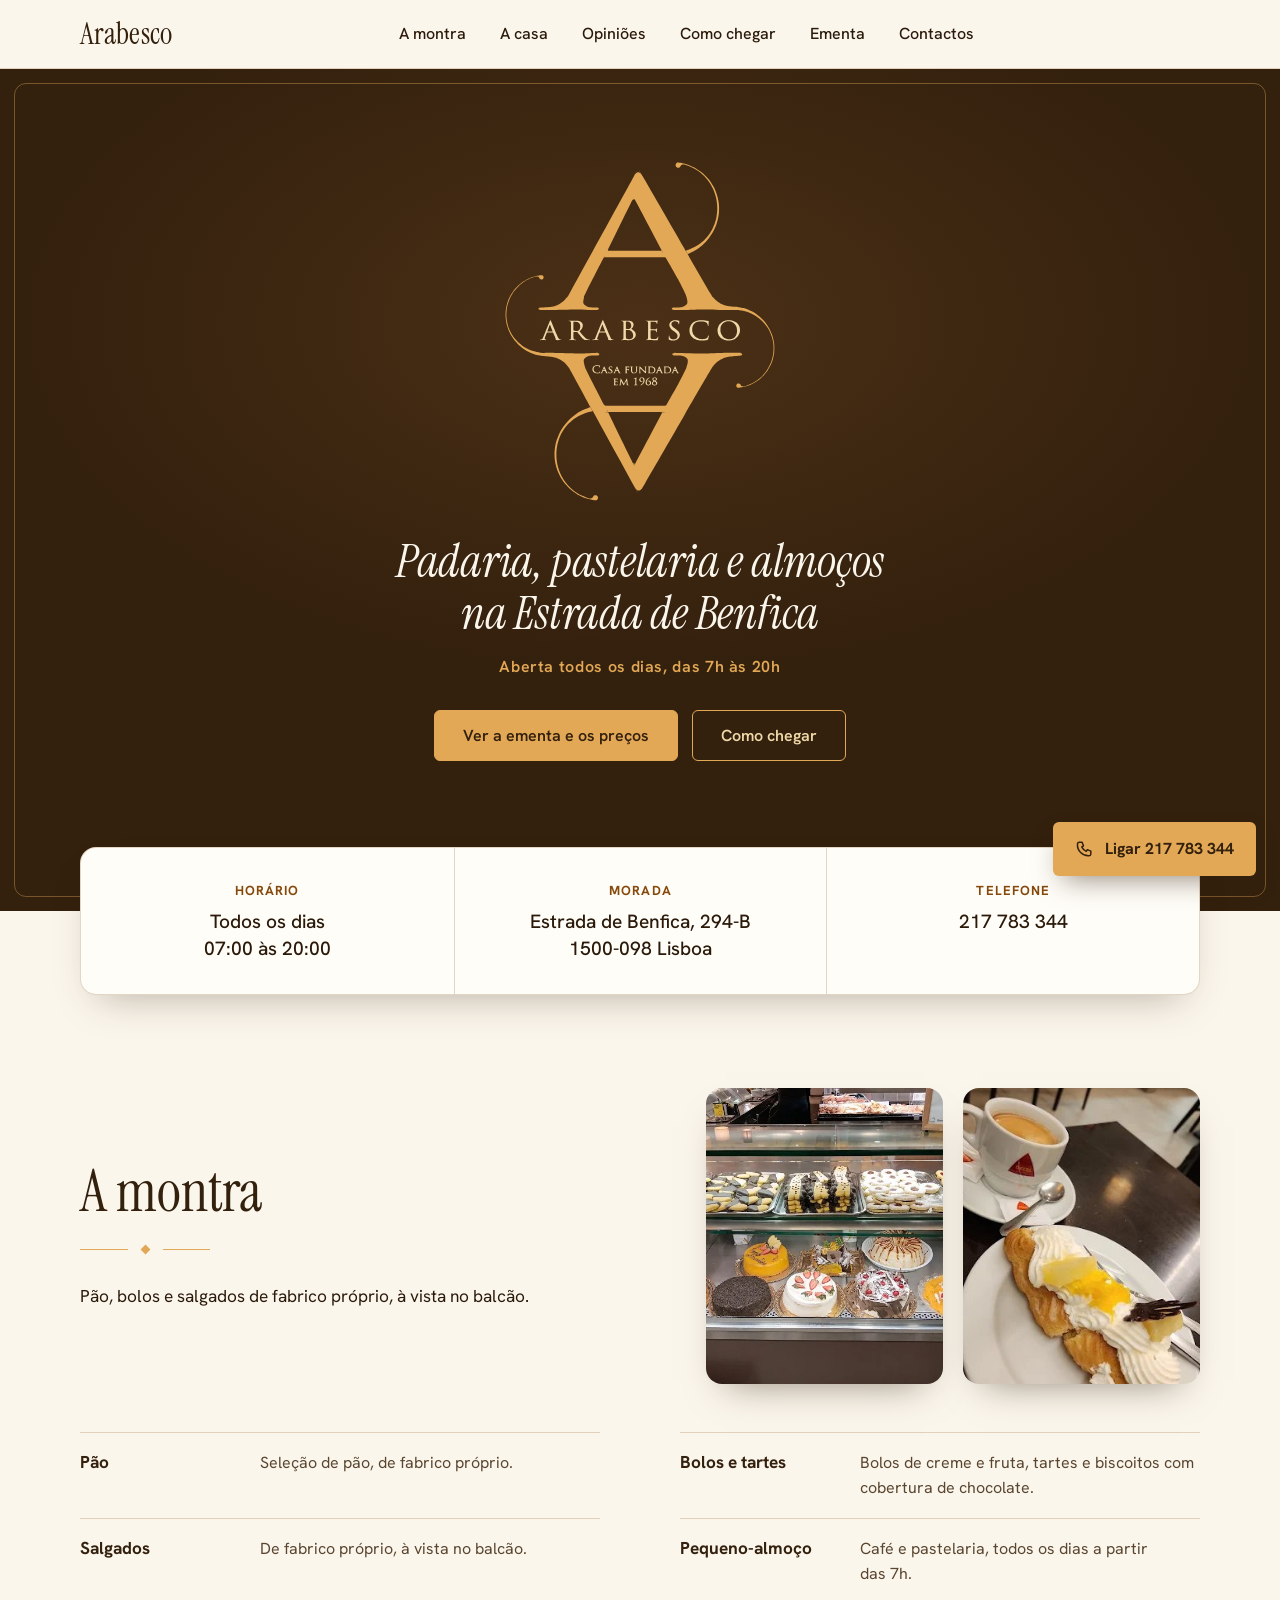
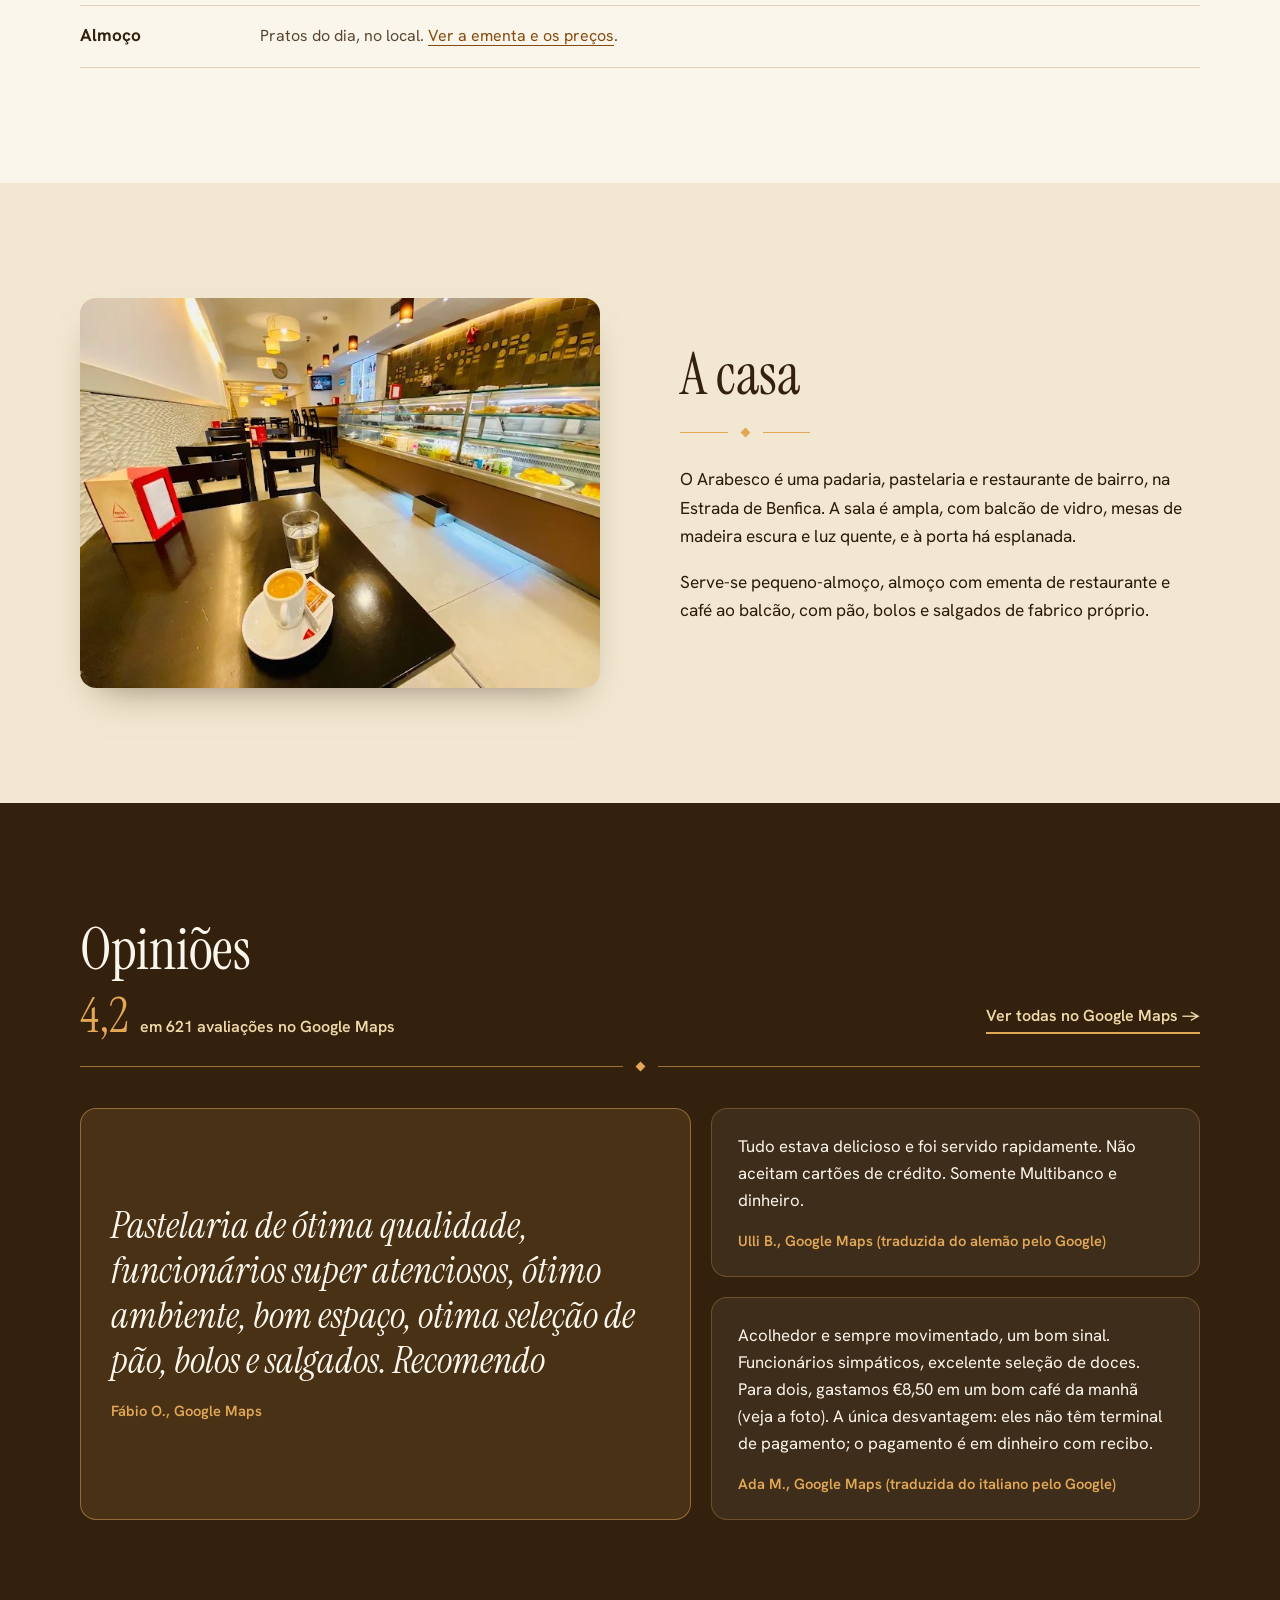
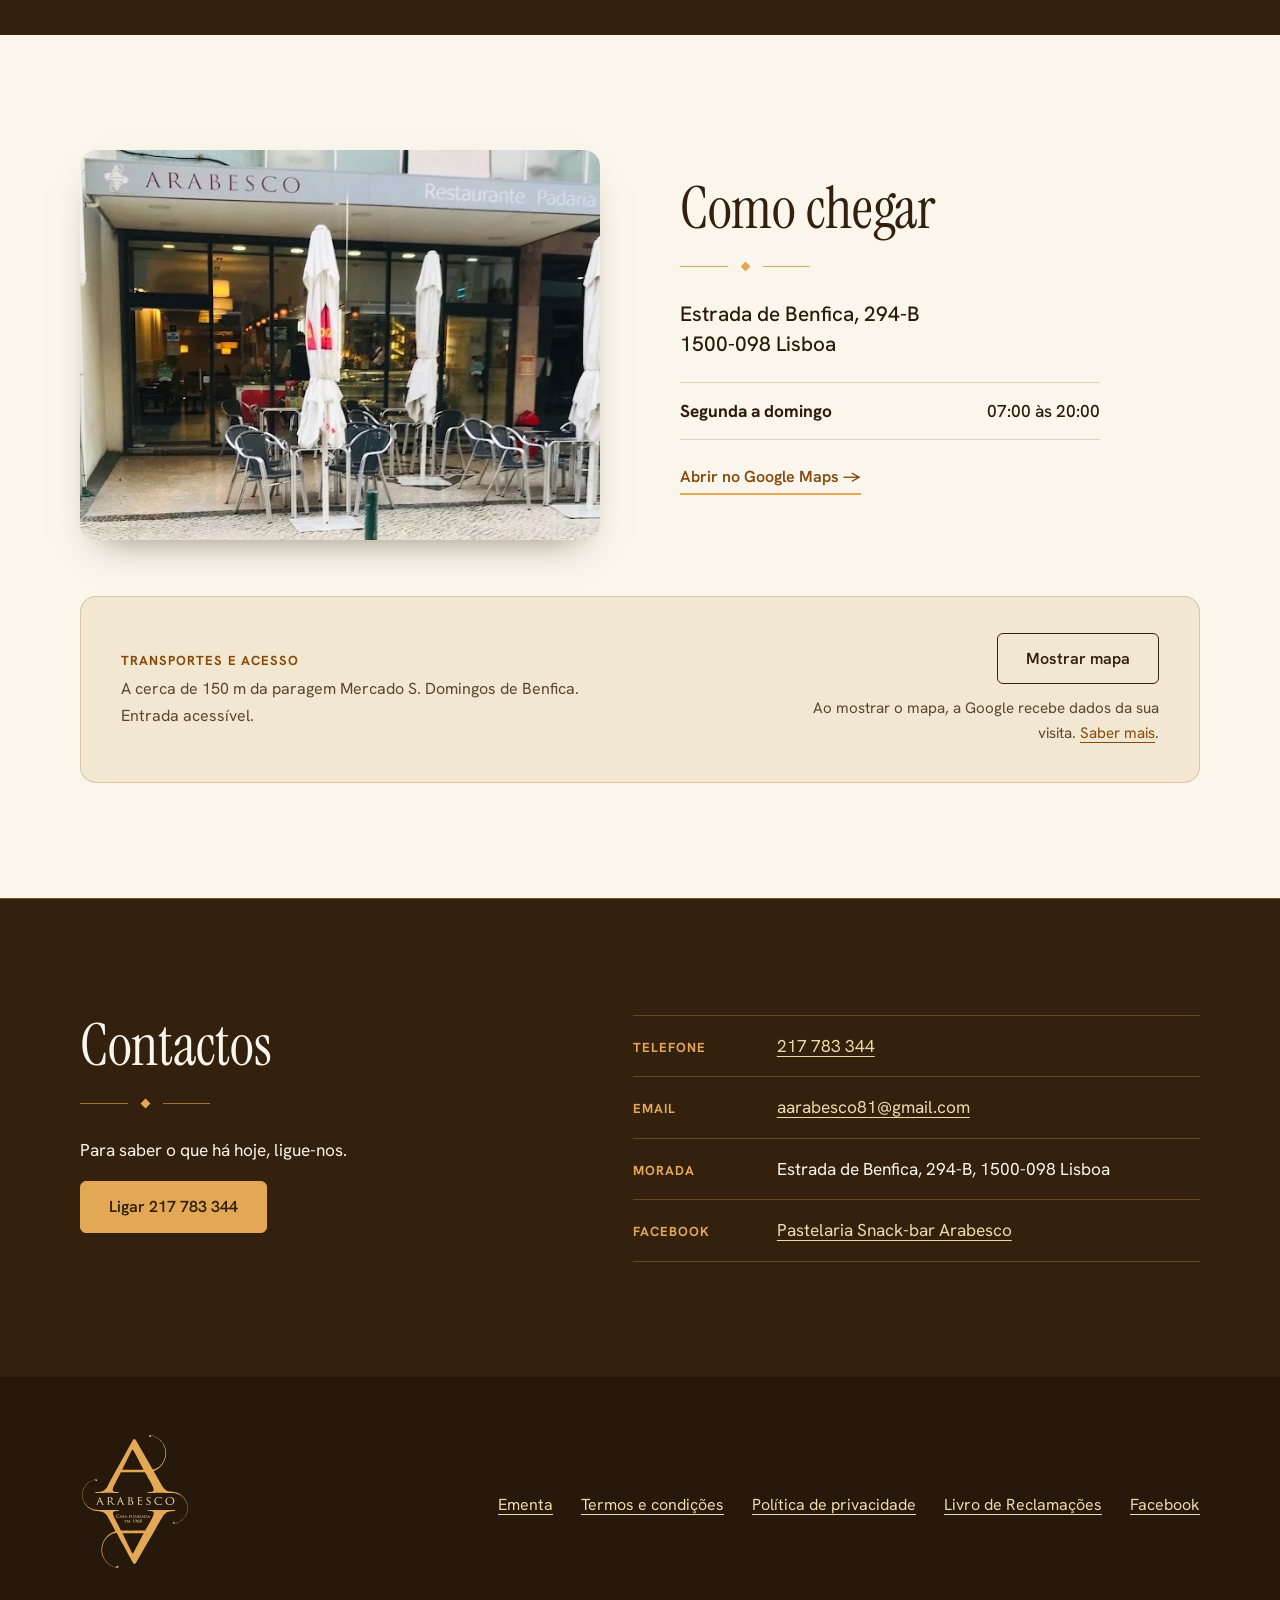
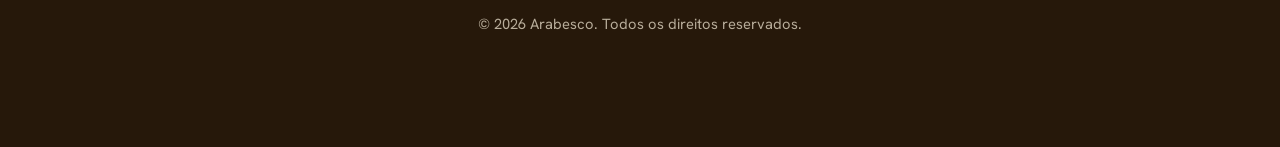
<file: index.html>
<!DOCTYPE html>
<html lang="pt-PT">
<head>
  <meta charset="utf-8">
  <meta name="viewport" content="width=device-width, initial-scale=1">

  <!-- ============================================================
       COMO EDITAR ESTE FICHEIRO
       - Cada secção tem um comentário "EDITAR" a dizer o que se pode mudar.
       - Textos, horário, morada e contactos estão em texto simples, dentro das etiquetas.
       - A ementa e os preços NÃO estão aqui: estão em ementa-dados.js.
       - O que ainda falta confirmar está em PENDENTES.md (na raiz da pasta).
       - Se o horário mudar, mudar em: a faixa por baixo do hero, "Como chegar", o JSON-LD aqui em baixo
         e as duas descrições (meta description e og:description).
       ============================================================ -->

  <title>Arabesco | Padaria, pastelaria e restaurante em São Domingos de Benfica, Lisboa</title>
  <meta name="description" content="Arabesco, padaria, pastelaria e restaurante na Estrada de Benfica, em Lisboa. Pão, bolos e salgados de fabrico próprio, pequeno-almoço e almoço. Aberto todos os dias, das&nbsp;7h às&nbsp;20h.">
  <meta name="theme-color" content="#33200D">

  <meta property="og:type" content="website">
  <meta property="og:title" content="Arabesco | Padaria, pastelaria e restaurante em São Domingos de Benfica, Lisboa">
  <meta property="og:description" content="Pão, bolos e salgados de fabrico próprio na Estrada de Benfica. Aberto todos os dias, das&nbsp;7h às&nbsp;20h.">
  <meta property="og:locale" content="pt_PT">

  <link rel="icon" href="assets/logo-fundo-claro.svg" type="image/svg+xml">
  <link rel="preload" href="assets/logo-fundo-escuro.svg" as="image" type="image/svg+xml">

  <!-- Tipografia (Google Fonts), Instrument Serif (títulos) e Hanken Grotesk (texto).
       Se mudares aqui, muda também --f-titulos e --f-texto no style.css. -->
  <link rel="preconnect" href="https://fonts.googleapis.com">
  <link rel="preconnect" href="https://fonts.gstatic.com" crossorigin>
  <link rel="stylesheet" href="https://fonts.googleapis.com/css2?family=Hanken+Grotesk:wght@400;500;600;700&family=Instrument+Serif:ital@0;1&display=swap">

  <link rel="stylesheet" href="style.css?v=3.1">

  <!-- Dados estruturados (Schema.org). EDITAR: acrescentar "image" e "url" quando o site estiver publicado
       (têm de ser endereços completos, com https://), e "foundingDate" se o cliente confirmar o ano de fundação. -->
  <script type="application/ld+json">
  {
    "@context": "https://schema.org",
    "@type": ["Bakery", "Restaurant"],
    "name": "Arabesco",
    "description": "Padaria, pastelaria e restaurante em São Domingos de Benfica, Lisboa",
    "servesCuisine": "Portuguesa",
    "telephone": "+351217783344",
    "email": "aarabesco81@gmail.com",
    "address": {
      "@type": "PostalAddress",
      "streetAddress": "Estrada de Benfica, 294-B",
      "postalCode": "1500-098",
      "addressLocality": "Lisboa",
      "addressCountry": "PT"
    },
    "geo": { "@type": "GeoCoordinates", "latitude": 38.7444523, "longitude": -9.1786337 },
    "openingHoursSpecification": [
      {
        "@type": "OpeningHoursSpecification",
        "dayOfWeek": ["Monday", "Tuesday", "Wednesday", "Thursday", "Friday", "Saturday", "Sunday"],
        "opens": "07:00",
        "closes": "20:00"
      }
    ],
    "hasMap": "https://www.google.com/maps/place/?q=place_id:ChIJz1XhhiUzGQ0R6vqVoAN8mZs",
    "sameAs": ["https://www.facebook.com/pastelariasnackbararabesco.arabesco"]
  }
  </script>
</head>

<body id="topo">
  <a class="saltar" href="#conteudo">Saltar para o conteúdo</a>

  <!-- ===================== CABEÇALHO =====================
       Em telemóvel mostra o nome e o botão de navegação. Em computador mostra a navegação.
       O "Ligar" é o botão fixo no fim da página (barra no telemóvel, botão no canto em computador). -->
  <header class="cabecalho">
    <div class="container cabecalho__linha">
      <a class="cabecalho__nome" href="#topo" aria-label="Arabesco, início">Arabesco</a>
      <nav class="nav" id="nav" aria-label="Principal">
        <a href="#montra">A montra</a>
        <a href="#casa">A casa</a>
        <a href="#opinioes">Opiniões</a>
        <a href="#chegar">Como chegar</a>
        <a href="menu.html">Ementa</a>
        <a href="#contactos">Contactos</a>
      </nav>
      <div class="cabecalho__acoes">
        <button class="nav-botao" type="button" aria-expanded="false" aria-controls="nav" aria-label="Abrir navegação">
          <span class="nav-botao__barras" aria-hidden="true"></span>
        </button>
      </div>
    </div>
  </header>

  <main id="conteudo">

    <!-- ===================== 1. HERO =====================
         O logótipo é o protagonista. A variante para fundo escuro está em assets/logo-fundo-escuro.svg.
         O botão principal leva à ementa (o que o visitante procura); o telefone está na barra fixa e na faixa abaixo. -->
    <section class="hero" aria-labelledby="hero-titulo">
      <div class="container">
        <img class="hero__logo" src="assets/logo-fundo-escuro.svg" alt="Arabesco, casa fundada em 1968" width="1190" height="1483" fetchpriority="high">
        <h1 id="hero-titulo">Padaria, pastelaria e almoços na Estrada de Benfica</h1>
        <p class="hero__sub">Aberta todos os dias, das&nbsp;7h às&nbsp;20h</p>
        <div class="hero__acoes">
          <a class="btn btn--ouro" href="menu.html">Ver a ementa e os preços</a>
          <a class="btn btn--contorno-claro" href="#chegar">Como chegar</a>
        </div>
      </div>
    </section>

    <!-- ===================== 2. FAIXA: HORÁRIO, MORADA, TELEFONE =====================
         É o que o visitante procura primeiro. EDITAR: horário, morada e telefone. -->
    <section class="faixa" aria-label="Horário, morada e telefone">
      <div class="container faixa__grelha">
        <div class="faixa__item">
          <p class="rotulo">Horário</p>
          <p class="faixa__valor">Todos os dias<br>07:00 às 20:00</p>
        </div>
        <div class="faixa__item">
          <p class="rotulo">Morada</p>
          <p class="faixa__valor">Estrada de Benfica, 294-B<br>1500-098 Lisboa</p>
        </div>
        <div class="faixa__item">
          <p class="rotulo">Telefone</p>
          <p class="faixa__valor"><a href="tel:+351217783344">217 783 344</a></p>
        </div>
      </div>
    </section>

    <!-- ===================== 3. A MONTRA =====================
         Em telemóvel: introdução, fotos, lista. Em computador: introdução e fotos lado a lado, lista por baixo. -->
    <section class="secao" id="montra" aria-labelledby="montra-titulo">
      <div class="container montra">
        <div class="montra__intro">
          <h2 id="montra-titulo" class="reveal">A montra</h2>
          <div class="orn orn--curto" aria-hidden="true"><span></span></div>
          <p>Pão, bolos e salgados de fabrico próprio, à vista no balcão.</p>
        </div>

        <div class="fotos-par">
          <figure class="foto foto--grande">
            <img src="assets/vitrina.jpg" alt="Montra do Arabesco com bolos decorados, tartes e biscoitos com cobertura de chocolate" width="510" height="510" loading="lazy" decoding="async">
          </figure>
          <figure class="foto foto--alta">
            <img src="assets/cafe-bolo.jpg" alt="Café servido numa chávena branca com um bolo de massa folhada, chantilly e manga" width="287" height="510" loading="lazy" decoding="async">
          </figure>
        </div>

        <!-- EDITAR: uma linha (<div><dt>...</dt><dd>...</dd></div>) por tipo de produto.
             Quando houver preços confirmados pelo cliente, acrescentar no <dd>. -->
        <dl class="linhas">
          <div>
            <dt>Pão</dt>
            <dd>Seleção de pão, de fabrico próprio.</dd>
          </div>
          <div>
            <dt>Bolos e tartes</dt>
            <dd>Bolos de creme e fruta, tartes e biscoitos com cobertura de chocolate.</dd>
          </div>
          <div>
            <dt>Salgados</dt>
            <dd>De fabrico próprio, à vista no balcão.</dd>
          </div>
          <div>
            <dt>Pequeno-almoço</dt>
            <dd>Café e pastelaria, todos os dias a partir das&nbsp;7h.</dd>
          </div>
          <div>
            <dt>Almoço</dt>
            <dd>Pratos do dia, no local. <a href="menu.html">Ver a ementa e os preços</a>.</dd>
          </div>
        </dl>
      </div>
    </section>

    <!-- ===================== 4. A CASA ===================== -->
    <section class="secao secao--tom" id="casa" aria-labelledby="casa-titulo">
      <div class="container duas-colunas duas-colunas--inversa">
        <figure class="foto foto--ampla">
          <img src="assets/interior.jpg" alt="Interior do Arabesco com mesas de madeira escura, candeeiros de luz quente e balcão de vidro com bolos" width="680" height="510" loading="lazy" decoding="async">
        </figure>
        <div class="texto">
          <h2 id="casa-titulo" class="reveal">A casa</h2>
          <div class="orn orn--curto" aria-hidden="true"><span></span></div>
          <p>O Arabesco é uma padaria, pastelaria e restaurante de bairro, na Estrada de Benfica. A sala é ampla, com balcão de vidro, mesas de madeira escura e luz quente, e à porta há esplanada.</p>
          <p>Serve-se pequeno-almoço, almoço com ementa de restaurante e café ao balcão, com pão, bolos e salgados de fabrico próprio.</p>
          <!-- EDITAR: quando o cliente confirmar o ano de fundação (1968, como diz o logótipo) e quem gere a casa,
               acrescentar aqui uma frase com esse facto. -->
        </div>
      </div>
    </section>

    <!-- ===================== 5. OPINIÕES =====================
         Avaliações reais do Google Maps, copiadas tal como estão (consulta de 2026-10-16, com autor identificado).
         As traduzidas pelo Google estão assinaladas no nome do autor.
         EDITAR: não alterar o texto das avaliações. Para acrescentar uma, copiar o texto exato, o primeiro nome e a inicial. -->
    <section class="secao secao--escura" id="opinioes" aria-labelledby="opinioes-titulo">
      <div class="container">
        <div class="opinioes__cabeca">
          <div>
            <h2 id="opinioes-titulo" class="reveal">Opiniões</h2>
            <p class="opinioes__nota"><span class="opinioes__num">4,2</span> <span>em 621 avaliações no Google&nbsp;Maps</span></p>
          </div>
          <p class="opinioes__ligacao"><a class="ligacao-seta" href="https://www.google.com/maps/place/?q=place_id:ChIJz1XhhiUzGQ0R6vqVoAN8mZs" rel="noopener">Ver todas no Google Maps</a></p>
        </div>
        <div class="orn orn--claro" aria-hidden="true"><span></span></div>

        <!-- Uma opinião grande à esquerda e duas à direita, em ecrãs largos. -->
        <div class="citacoes">
          <blockquote class="citacao citacao--grande">
            <p>Pastelaria de ótima qualidade,  funcionários super atenciosos,  ótimo ambiente, bom espaço, otima seleção de pão,  bolos e salgados. Recomendo</p>
            <footer>Fábio O., Google Maps</footer>
          </blockquote>
          <blockquote class="citacao">
            <p>Tudo estava delicioso e foi servido rapidamente. Não aceitam cartões de crédito. Somente Multibanco e dinheiro.</p>
            <footer>Ulli B., Google Maps (traduzida do alemão pelo Google)</footer>
          </blockquote>
          <blockquote class="citacao">
            <p>Acolhedor e sempre movimentado, um bom sinal. Funcionários simpáticos, excelente seleção de doces. Para dois, gastamos €8,50 em um bom café da manhã (veja a foto). A única desvantagem: eles não têm terminal de pagamento; o pagamento é em dinheiro com recibo.</p>
            <footer>Ada M., Google Maps (traduzida do italiano pelo Google)</footer>
          </blockquote>
        </div>
      </div>
    </section>

    <!-- ===================== 6. COMO CHEGAR ===================== -->
    <section class="secao" id="chegar" aria-labelledby="chegar-titulo">
      <div class="container">
        <div class="duas-colunas">
          <figure class="foto foto--ampla">
            <img src="assets/fachada.jpg" alt="Fachada do Arabesco na Estrada de Benfica, com o letreiro Restaurante Padaria e esplanada com guarda-sóis" width="680" height="445" loading="lazy" decoding="async">
          </figure>
          <div class="texto">
            <h2 id="chegar-titulo" class="reveal">Como chegar</h2>
            <div class="orn orn--curto" aria-hidden="true"><span></span></div>
            <address>
              Estrada de Benfica, 294-B<br>
              1500-098 Lisboa
            </address>

            <!-- EDITAR: horário. Falta confirmar o horário em feriados e o da cozinha ao almoço. -->
            <dl class="horario">
              <div><dt>Segunda a domingo</dt><dd>07:00 às 20:00</dd></div>
            </dl>

            <!-- EDITAR: quando o cliente confirmar como se paga (dinheiro, Multibanco, cartão), acrescentar aqui
                 uma linha. Hoje as avaliações dizem coisas diferentes, por isso não está no site.
            <p class="nota">Pagamento: [CONFIRMAR].</p>
            -->

            <p><a class="ligacao-seta" href="https://www.google.com/maps/place/?q=place_id:ChIJz1XhhiUzGQ0R6vqVoAN8mZs" rel="noopener">Abrir no Google Maps</a></p>
          </div>
        </div>

        <!-- Painel do mapa. O mapa só carrega depois de clicar (privacidade). Ver script.js.
             EDITAR: se a morada mudar, mudar o texto em data-mapa. -->
        <div class="mapa" id="mapa" data-mapa="https://www.google.com/maps?q=Arabesco,+Estrada+de+Benfica+294-B,+1500-098+Lisboa&amp;output=embed">
          <div class="mapa__info">
            <p class="rotulo">Transportes e acesso</p>
            <p class="nota">A cerca de 150 m da paragem Mercado S. Domingos de Benfica. Entrada acessível.</p>
          </div>
          <div class="mapa__acao">
            <button class="btn btn--contorno" type="button" id="mapa-botao">Mostrar mapa</button>
            <p class="nota">Ao mostrar o mapa, a Google recebe dados da sua visita. <a href="privacidade.html">Saber mais</a>.</p>
          </div>
        </div>
      </div>
    </section>

    <!-- ===================== 7. CONTACTOS ===================== -->
    <section class="secao secao--escura secao--contactos" id="contactos" aria-labelledby="contactos-titulo">
      <div class="container contactos">
        <div>
          <h2 id="contactos-titulo" class="reveal">Contactos</h2>
          <div class="orn orn--curto orn--claro" aria-hidden="true"><span></span></div>
          <p>Para saber o que há hoje, ligue-nos.</p>
          <p><a class="btn btn--ouro" href="tel:+351217783344">Ligar 217 783 344</a></p>
        </div>
        <ul class="contactos__lista">
          <li><span class="rotulo">Telefone</span> <a href="tel:+351217783344">217 783 344</a></li>
          <li><span class="rotulo">Email</span> <a href="mailto:aarabesco81@gmail.com">aarabesco81@gmail.com</a></li>
          <li><span class="rotulo">Morada</span> Estrada de Benfica, 294-B, 1500-098 Lisboa</li>
          <li><span class="rotulo">Facebook</span> <a href="https://www.facebook.com/pastelariasnackbararabesco.arabesco" rel="noopener">Pastelaria Snack-bar Arabesco</a></li>
        </ul>
      </div>
    </section>
  </main>

  <!-- ===================== RODAPÉ ===================== -->
  <footer class="rodape">
    <div class="container rodape__grelha">
      <div>
        <img class="rodape__logo" src="assets/logo-fundo-escuro.svg" alt="Arabesco" width="1190" height="1483" loading="lazy" decoding="async">
      </div>
      <ul class="rodape__links">
        <li><a href="menu.html">Ementa</a></li>
        <li><a href="termos.html">Termos e condições</a></li>
        <li><a href="privacidade.html">Política de privacidade</a></li>
        <!-- Confirmar com o cliente se a atividade está obrigada ao Livro de Reclamações Eletrónico. -->
        <li><a href="https://www.livroreclamacoes.pt" rel="noopener">Livro de Reclamações</a></li>
        <li><a href="https://www.facebook.com/pastelariasnackbararabesco.arabesco" rel="noopener">Facebook</a></li>
      </ul>
    </div>
    <!-- EDITAR: acrescentar a designação legal e o NIF quando o cliente os fornecer (ver PENDENTES.md). -->
    <p class="container rodape__copy">© 2026 Arabesco. Todos os direitos reservados.</p>
  </footer>

  <!-- Botão fixo, sempre visível: barra no fundo do ecrã em telemóvel, botão no canto em computador.
       Liga por telefone porque não há WhatsApp conhecido.
       EDITAR: se houver telemóvel com WhatsApp, trocar o href por https://wa.me/351XXXXXXXXX e o texto por "WhatsApp". -->
  <a class="ligar-flutuante" href="tel:+351217783344" aria-label="Ligar para o Arabesco, 217 783 344">
    <svg viewBox="0 0 24 24" width="20" height="20" aria-hidden="true" focusable="false">
      <path d="M5 4h3.5l1.7 4.2-2.1 1.3a11 11 0 0 0 5.4 5.4l1.3-2.1L19 14.5V18a2 2 0 0 1-2 2A13 13 0 0 1 3 6a2 2 0 0 1 2-2Z" fill="none" stroke="currentColor" stroke-width="1.8" stroke-linejoin="round"/>
    </svg>
    <span>Ligar 217 783 344</span>
  </a>

  <script src="script.js?v=3.1" defer></script>
</body>
</html>
</file>
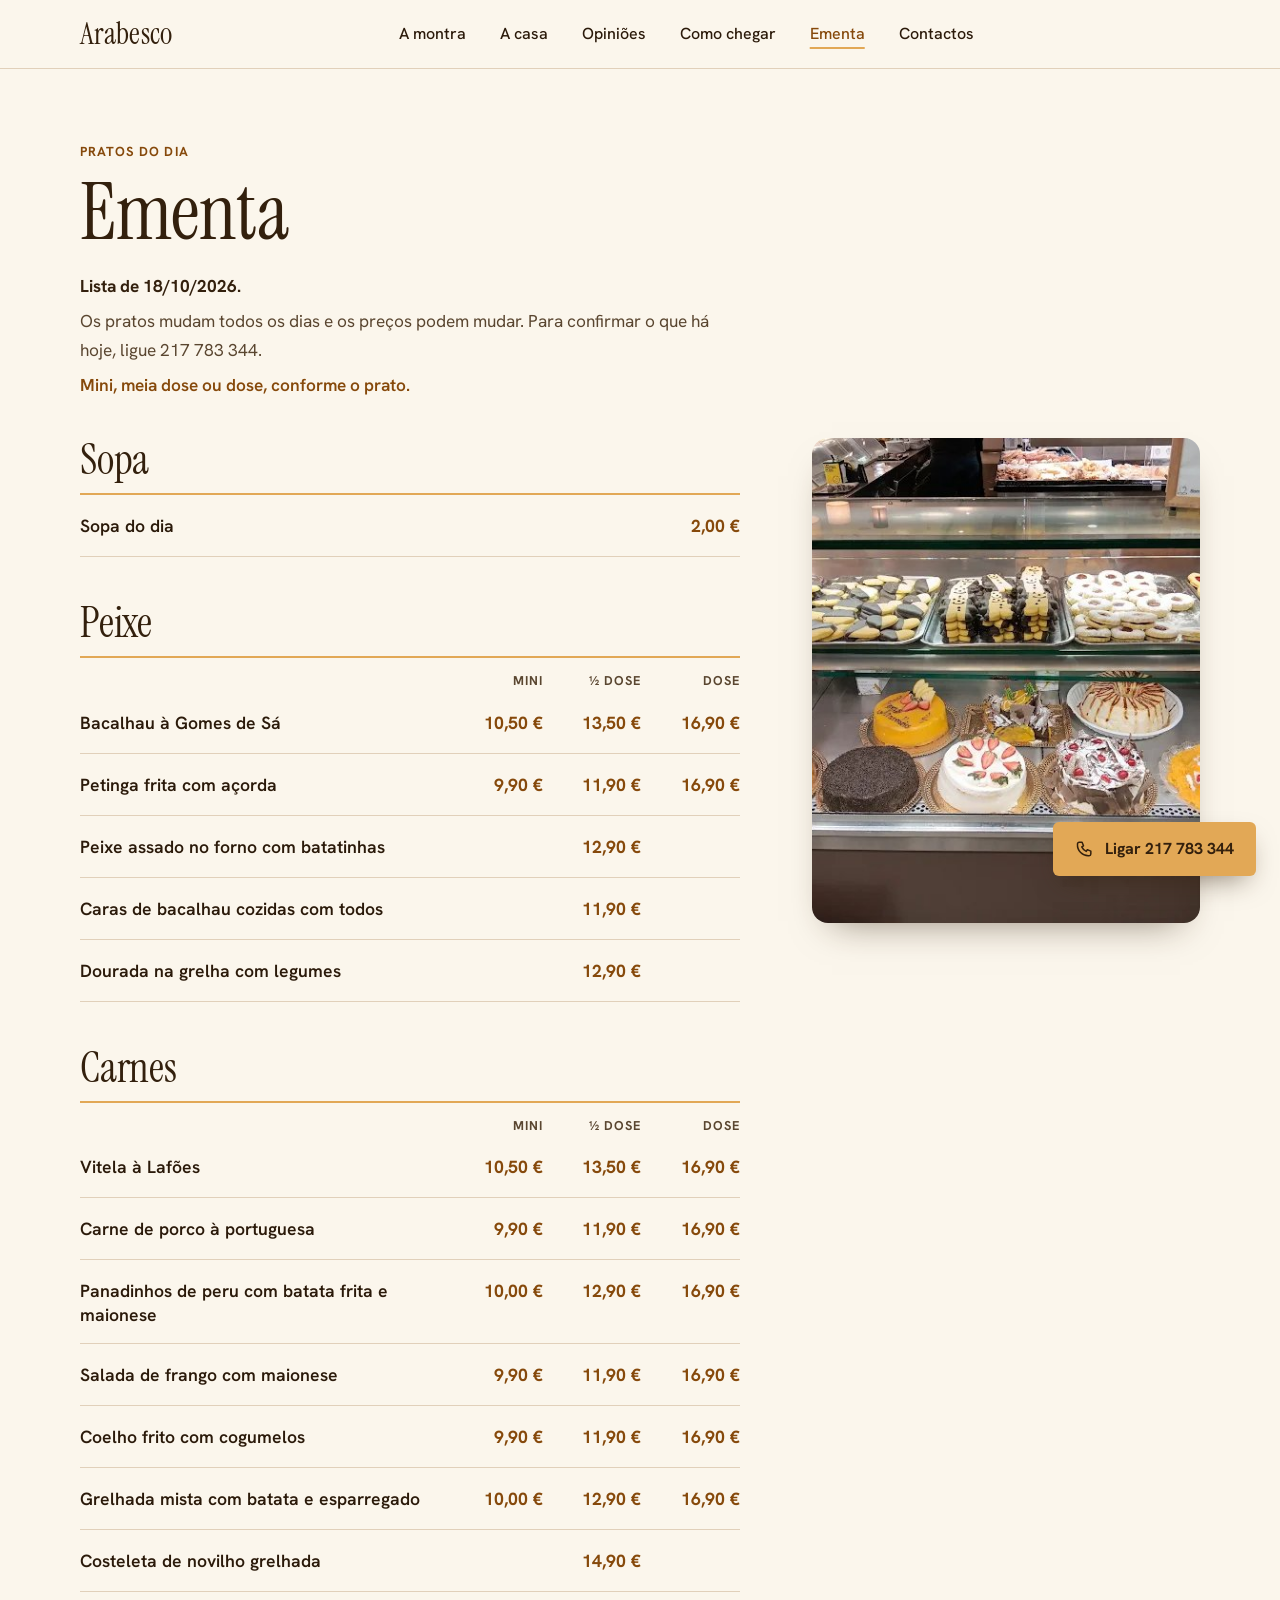
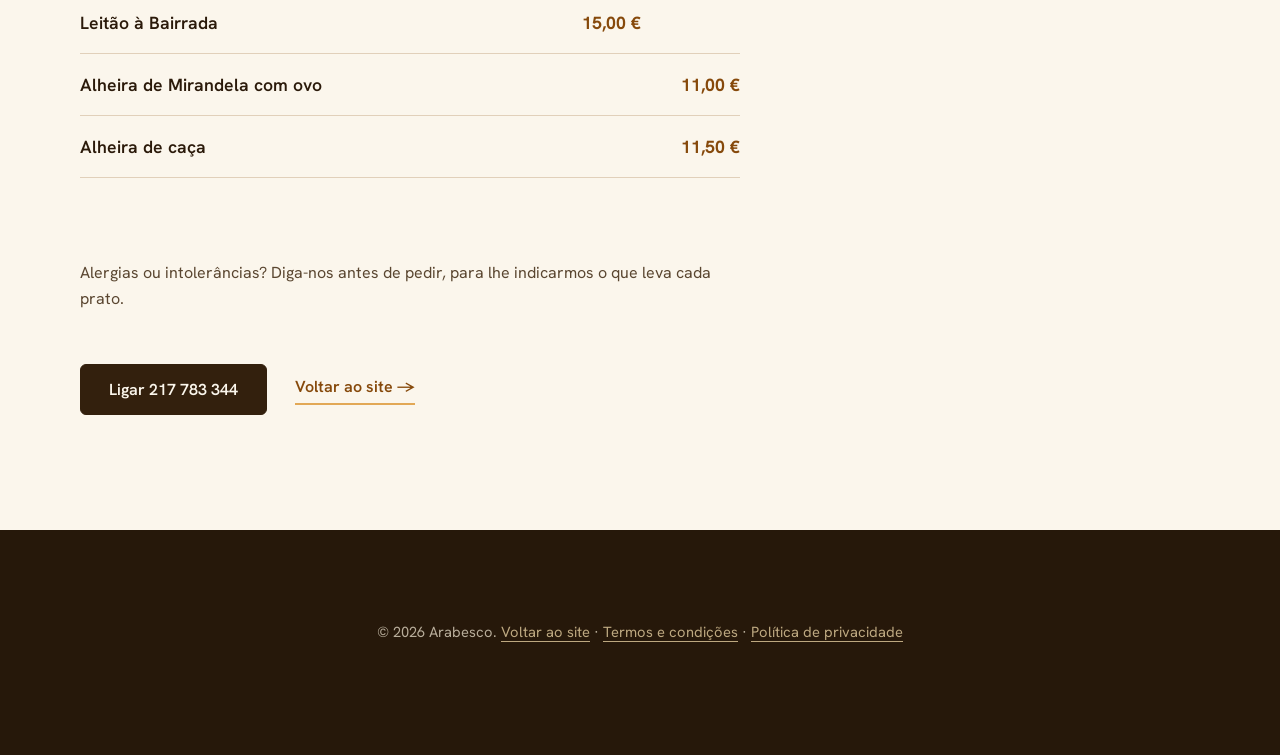
<file: menu.html>
<!DOCTYPE html>
<html lang="pt-PT">
<head>
  <meta charset="utf-8">
  <meta name="viewport" content="width=device-width, initial-scale=1">
  <!-- ============================================================
       COMO EDITAR ESTA PÁGINA
       Os pratos e os preços NÃO estão neste ficheiro. Estão em ementa-dados.js, que tem as instruções
       no topo. A lista é desenhada sozinha pelo script.js.
       Aqui só se mexe nos textos de introdução e no aviso dos alergénios.
       (O nome do ficheiro continua a ser menu.html para os endereços já partilhados não deixarem de funcionar.)
       ============================================================ -->
  <title>Ementa | Arabesco, restaurante em São Domingos de Benfica, Lisboa</title>
  <meta name="description" content="Ementa e preços dos pratos do dia do Arabesco, restaurante na Estrada de Benfica, em Lisboa: peixe e carnes, em mini dose, meia dose e dose.">
  <meta name="theme-color" content="#33200D">
  <link rel="icon" href="assets/logo-fundo-claro.svg" type="image/svg+xml">
  <link rel="preconnect" href="https://fonts.googleapis.com">
  <link rel="preconnect" href="https://fonts.gstatic.com" crossorigin>
  <link rel="stylesheet" href="https://fonts.googleapis.com/css2?family=Hanken+Grotesk:wght@400;500;600;700&family=Instrument+Serif:ital@0;1&display=swap">
  <link rel="stylesheet" href="style.css?v=3.1">
</head>
<body>
  <a class="saltar" href="#conteudo">Saltar para o conteúdo</a>

  <header class="cabecalho">
    <div class="container cabecalho__linha">
      <a class="cabecalho__nome" href="index.html" aria-label="Arabesco, início">Arabesco</a>
      <nav class="nav" id="nav" aria-label="Principal">
        <a href="index.html#montra">A montra</a>
        <a href="index.html#casa">A casa</a>
        <a href="index.html#opinioes">Opiniões</a>
        <a href="index.html#chegar">Como chegar</a>
        <a href="menu.html" aria-current="page">Ementa</a>
        <a href="index.html#contactos">Contactos</a>
      </nav>
      <div class="cabecalho__acoes">
        <button class="nav-botao" type="button" aria-expanded="false" aria-controls="nav" aria-label="Abrir navegação">
          <span class="nav-botao__barras" aria-hidden="true"></span>
        </button>
      </div>
    </div>
  </header>

  <main id="conteudo">
    <section class="secao ementa" aria-labelledby="ementa-titulo">
      <div class="container">
        <div class="ementa__cabeca">
          <p class="rotulo">Pratos do dia</p>
          <h1 id="ementa-titulo">Ementa</h1>
          <!-- A data da lista vem de ementa-dados.js e aparece no parágrafo a seguir. -->
          <p class="ementa__data" id="ementa-data"></p>
          <p class="ementa__texto">Os pratos mudam todos os dias e os preços podem mudar. Para confirmar o que há hoje, ligue 217&nbsp;783&nbsp;344.</p>
          <p class="ementa__legenda">Mini, meia dose ou dose, conforme o prato.</p>
        </div>

        <div class="ementa__corpo">
          <div class="ementa__lista">
            <div id="ementa-lista">
              <!-- Sem JavaScript, o visitante vê só isto. -->
              <noscript><p class="ementa__aviso">Para ver a ementa de hoje, ligue 217 783 344.</p></noscript>
            </div>

            <!-- EDITAR: aviso sobre alergénios. Confirmar com o cliente como é dada a informação (ver PENDENTES.md). -->
            <p class="ementa__nota">Alergias ou intolerâncias? Diga-nos antes de pedir, para lhe indicarmos o que leva cada prato.</p>
          </div>

          <figure class="ementa__foto">
            <img src="assets/vitrina.jpg" alt="Montra do Arabesco com bolos decorados, tartes e biscoitos com cobertura de chocolate" width="510" height="510" loading="lazy" decoding="async">
          </figure>
        </div>

        <p class="ementa__rodape"><a class="btn" href="tel:+351217783344">Ligar 217 783 344</a> <a class="ligacao-seta" href="index.html">Voltar ao site</a></p>
      </div>
    </section>
  </main>

  <footer class="rodape">
    <p class="container rodape__copy">© 2026 Arabesco. <a href="index.html">Voltar ao site</a> · <a href="termos.html">Termos e condições</a> · <a href="privacidade.html">Política de privacidade</a></p>
  </footer>

  <a class="ligar-flutuante" href="tel:+351217783344" aria-label="Ligar para o Arabesco, 217 783 344">
    <svg viewBox="0 0 24 24" width="20" height="20" aria-hidden="true" focusable="false">
      <path d="M5 4h3.5l1.7 4.2-2.1 1.3a11 11 0 0 0 5.4 5.4l1.3-2.1L19 14.5V18a2 2 0 0 1-2 2A13 13 0 0 1 3 6a2 2 0 0 1 2-2Z" fill="none" stroke="currentColor" stroke-width="1.8" stroke-linejoin="round"/>
    </svg>
    <span>Ligar 217 783 344</span>
  </a>

  <script src="ementa-dados.js?v=3.1" defer></script>
  <script src="script.js?v=3.1" defer></script>
</body>
</html>
</file>
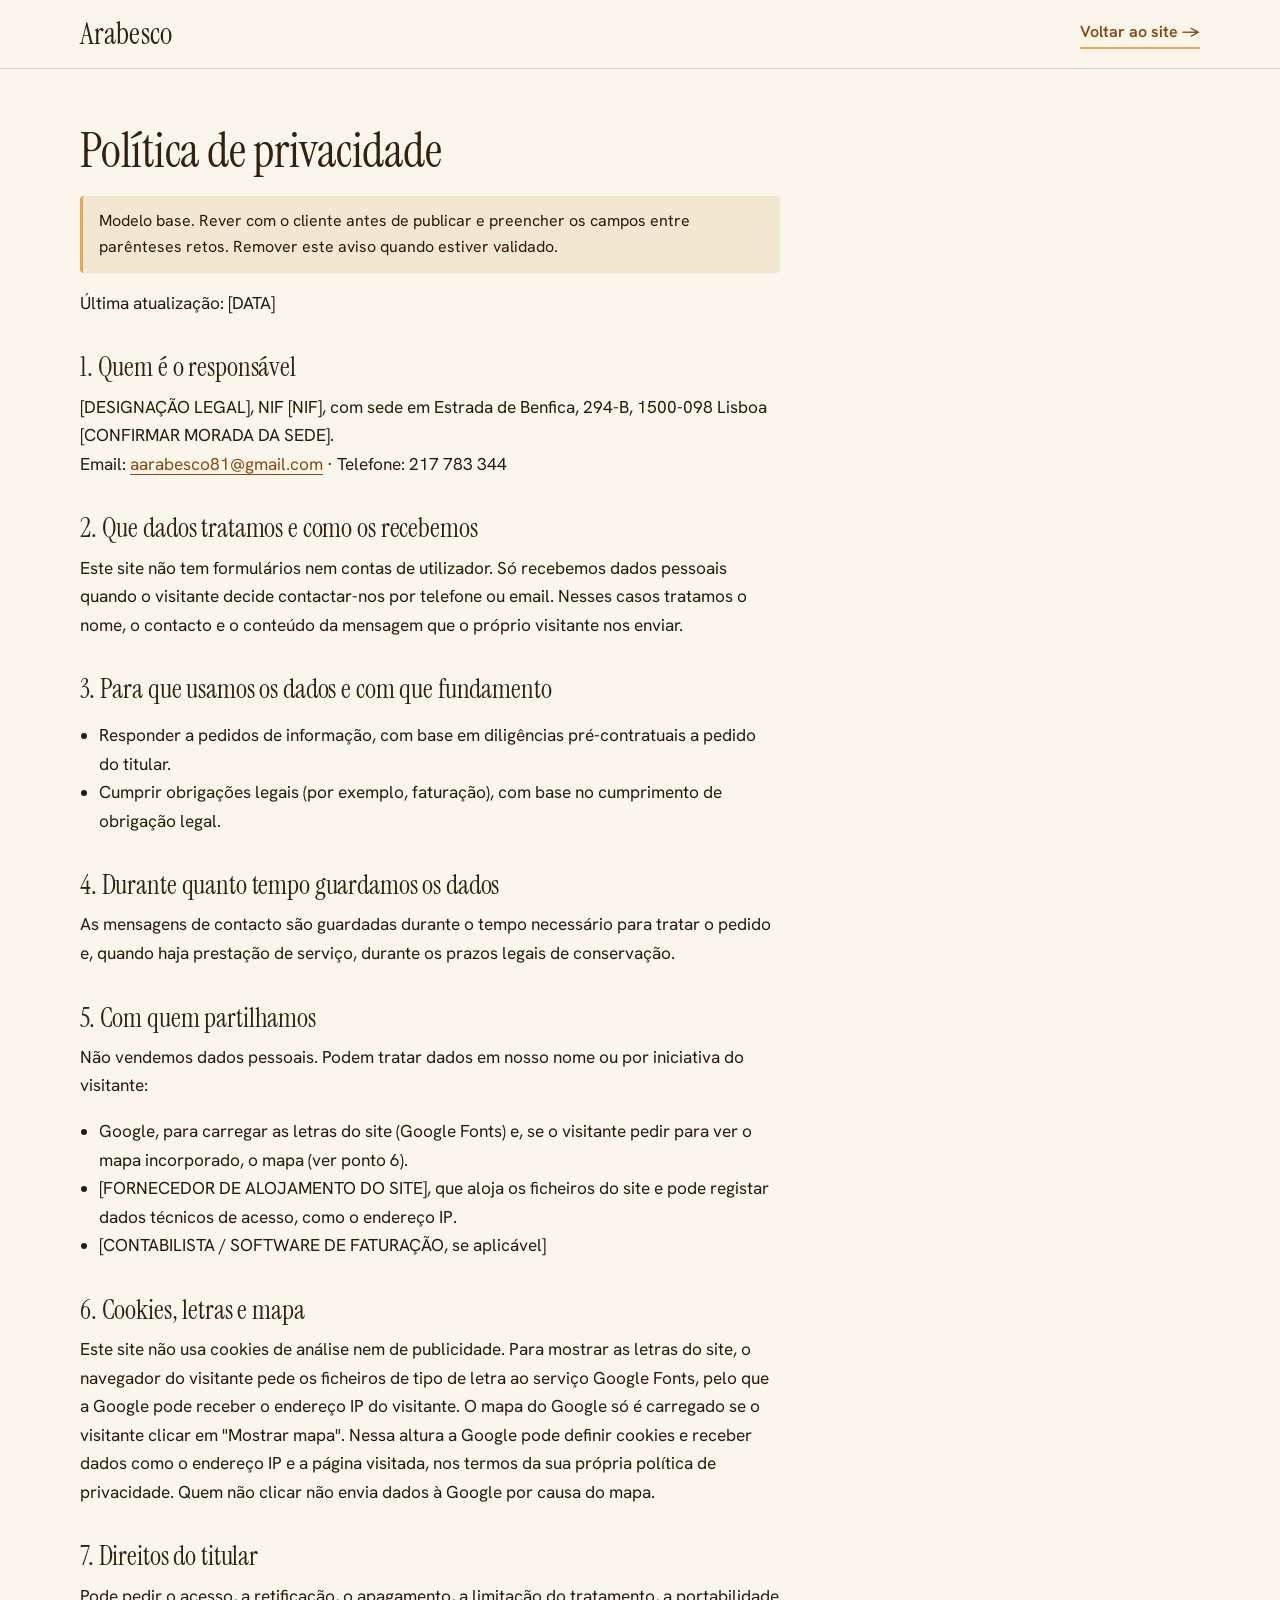
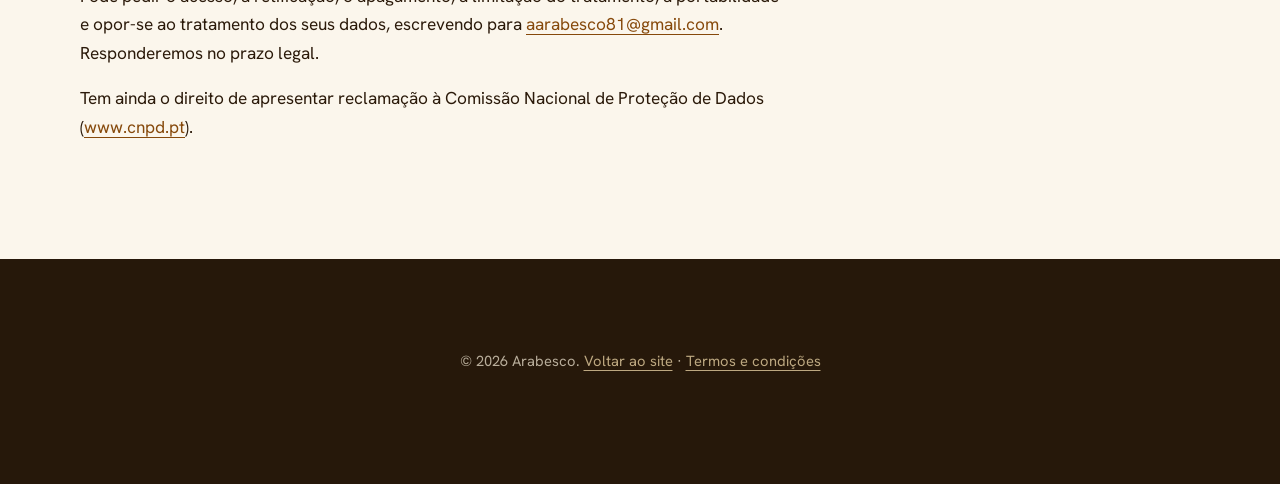
<file: privacidade.html>
<!DOCTYPE html>
<html lang="pt-PT">
<head>
  <meta charset="utf-8">
  <meta name="viewport" content="width=device-width, initial-scale=1">
  <title>Política de privacidade | Arabesco</title>
  <meta name="description" content="Política de privacidade do site do Arabesco, padaria, pastelaria e restaurante em São Domingos de Benfica, Lisboa.">
  <!-- Retirar a linha "robots" a seguir quando os campos entre parênteses retos estiverem preenchidos e o aviso removido. -->
  <meta name="robots" content="noindex">
  <meta name="theme-color" content="#33200D">
  <link rel="icon" href="assets/logo-fundo-claro.svg" type="image/svg+xml">
  <link rel="preconnect" href="https://fonts.googleapis.com">
  <link rel="preconnect" href="https://fonts.gstatic.com" crossorigin>
  <link rel="stylesheet" href="https://fonts.googleapis.com/css2?family=Hanken+Grotesk:wght@400;500;600;700&family=Instrument+Serif:ital@0;1&display=swap">
  <link rel="stylesheet" href="style.css?v=3.1">
</head>
<body>
  <header class="cabecalho">
    <div class="container cabecalho__linha">
      <a class="cabecalho__nome" href="index.html" aria-label="Arabesco, início">Arabesco</a>
      <a class="ligacao-seta" href="index.html">Voltar ao site</a>
    </div>
  </header>

  <main class="container legal">
    <div class="conteudo">
    <h1>Política de privacidade</h1>
    <p class="aviso">Modelo base. Rever com o cliente antes de publicar e preencher os campos entre parênteses retos. Remover este aviso quando estiver validado.</p>
    <p>Última atualização: [DATA]</p>

    <h2>1. Quem é o responsável</h2>
    <p>
      [DESIGNAÇÃO LEGAL], NIF [NIF], com sede em Estrada de Benfica, 294-B, 1500-098 Lisboa [CONFIRMAR MORADA DA SEDE].<br>
      Email: <a href="mailto:aarabesco81@gmail.com">aarabesco81@gmail.com</a> · Telefone: 217 783 344
    </p>

    <h2>2. Que dados tratamos e como os recebemos</h2>
    <p>Este site não tem formulários nem contas de utilizador. Só recebemos dados pessoais quando o visitante decide contactar-nos por telefone ou email. Nesses casos tratamos o nome, o contacto e o conteúdo da mensagem que o próprio visitante nos enviar.</p>

    <h2>3. Para que usamos os dados e com que fundamento</h2>
    <ul>
      <li>Responder a pedidos de informação, com base em diligências pré-contratuais a pedido do titular.</li>
      <li>Cumprir obrigações legais (por exemplo, faturação), com base no cumprimento de obrigação legal.</li>
    </ul>

    <h2>4. Durante quanto tempo guardamos os dados</h2>
    <p>As mensagens de contacto são guardadas durante o tempo necessário para tratar o pedido e, quando haja prestação de serviço, durante os prazos legais de conservação.</p>

    <h2>5. Com quem partilhamos</h2>
    <p>Não vendemos dados pessoais. Podem tratar dados em nosso nome ou por iniciativa do visitante:</p>
    <ul>
      <li>Google, para carregar as letras do site (Google Fonts) e, se o visitante pedir para ver o mapa incorporado, o mapa (ver ponto 6).</li>
      <li>[FORNECEDOR DE ALOJAMENTO DO SITE], que aloja os ficheiros do site e pode registar dados técnicos de acesso, como o endereço IP.</li>
      <li>[CONTABILISTA / SOFTWARE DE FATURAÇÃO, se aplicável]</li>
    </ul>

    <h2>6. Cookies, letras e mapa</h2>
    <p>Este site não usa cookies de análise nem de publicidade. Para mostrar as letras do site, o navegador do visitante pede os ficheiros de tipo de letra ao serviço Google Fonts, pelo que a Google pode receber o endereço IP do visitante. O mapa do Google só é carregado se o visitante clicar em "Mostrar mapa". Nessa altura a Google pode definir cookies e receber dados como o endereço IP e a página visitada, nos termos da sua própria política de privacidade. Quem não clicar não envia dados à Google por causa do mapa.</p>

    <h2>7. Direitos do titular</h2>
    <p>Pode pedir o acesso, a retificação, o apagamento, a limitação do tratamento, a portabilidade e opor-se ao tratamento dos seus dados, escrevendo para <a href="mailto:aarabesco81@gmail.com">aarabesco81@gmail.com</a>. Responderemos no prazo legal.</p>
    <p>Tem ainda o direito de apresentar reclamação à Comissão Nacional de Proteção de Dados (<a href="https://www.cnpd.pt" rel="noopener">www.cnpd.pt</a>).</p>
    </div>
  </main>

  <footer class="rodape">
    <p class="container rodape__copy">© 2026 Arabesco. <a href="index.html">Voltar ao site</a> · <a href="termos.html">Termos e condições</a></p>
  </footer>
</body>
</html>
</file>
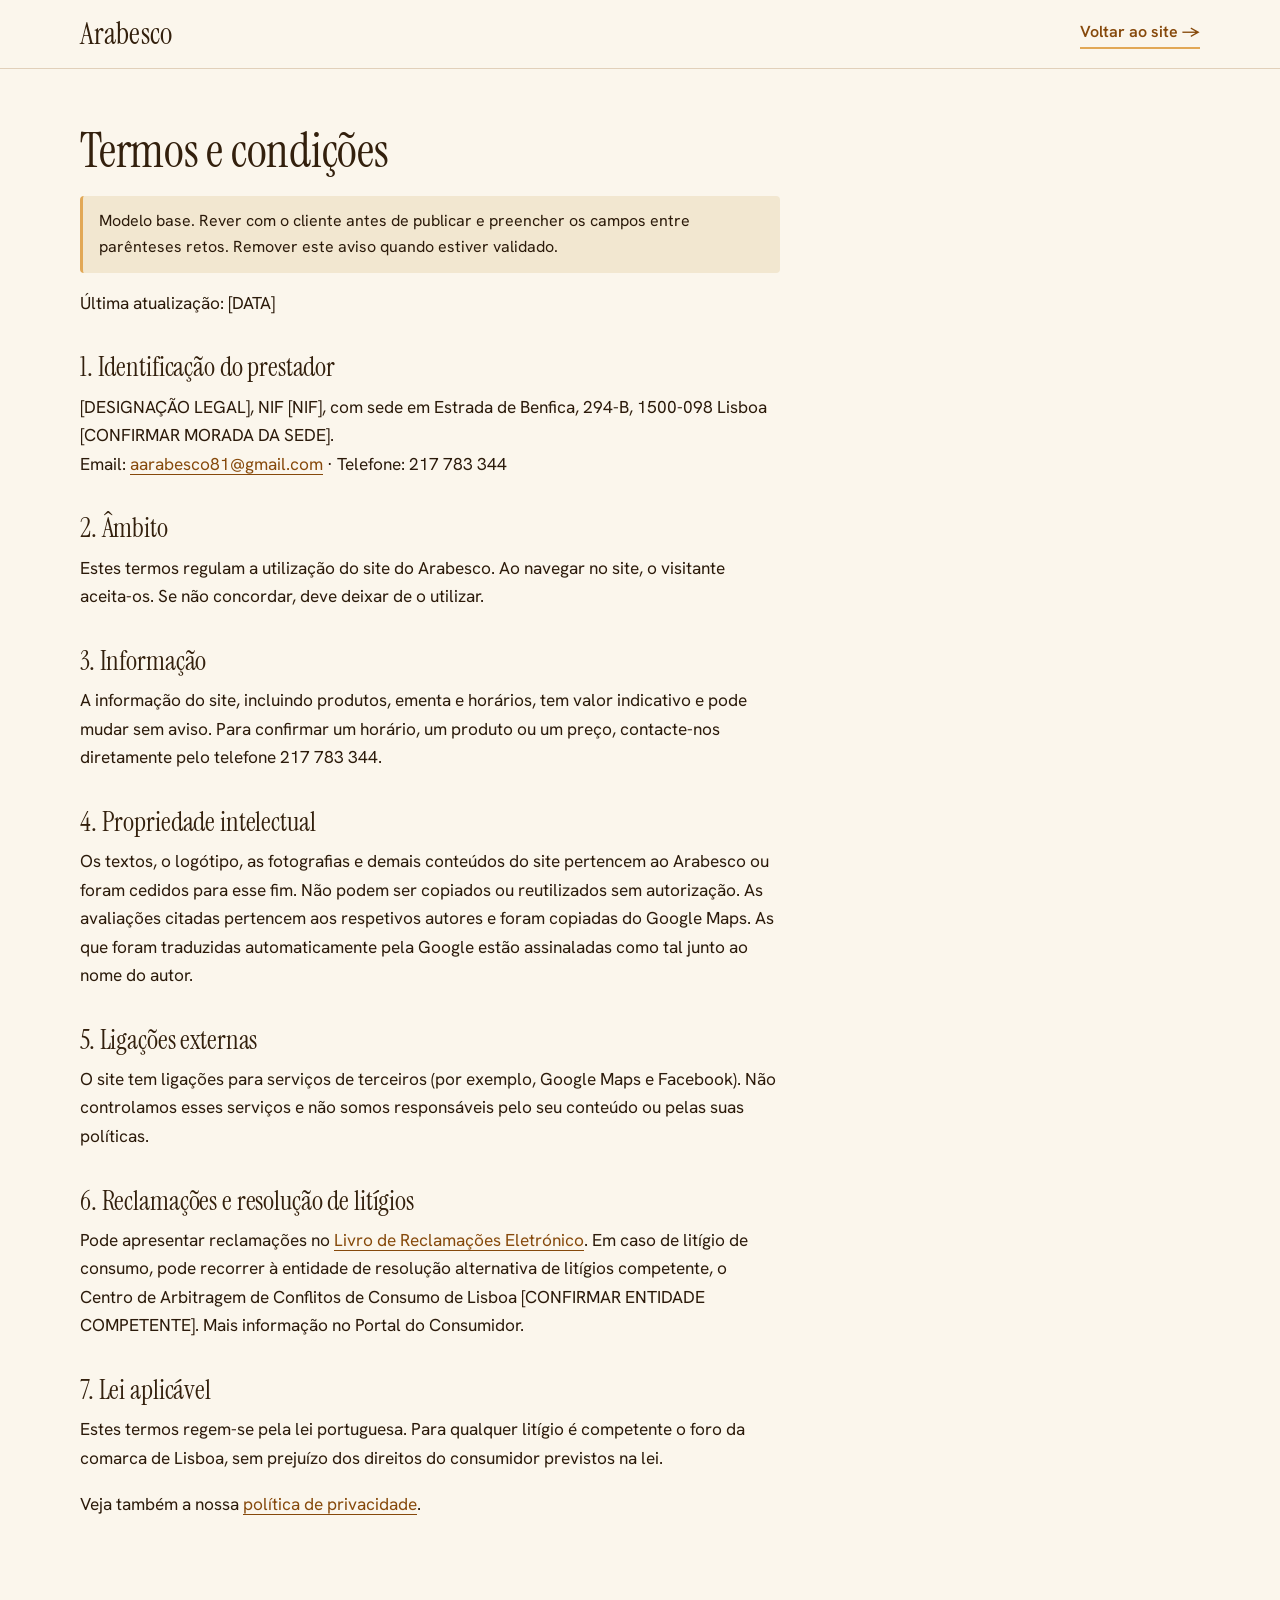
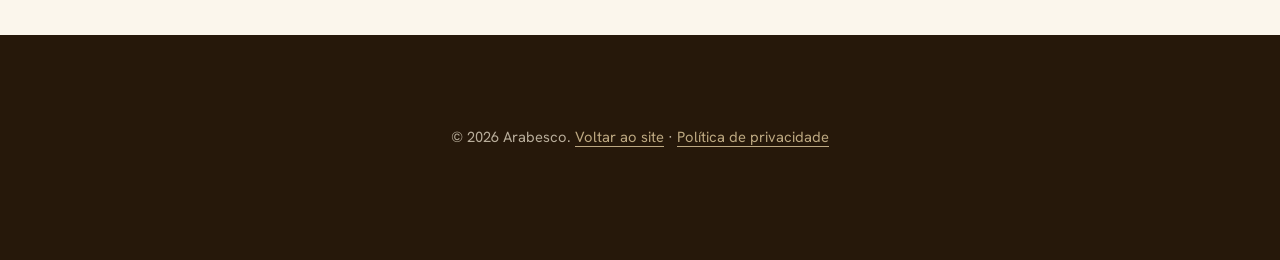
<file: termos.html>
<!DOCTYPE html>
<html lang="pt-PT">
<head>
  <meta charset="utf-8">
  <meta name="viewport" content="width=device-width, initial-scale=1">
  <title>Termos e condições | Arabesco</title>
  <meta name="description" content="Termos e condições de utilização do site do Arabesco, padaria, pastelaria e restaurante em São Domingos de Benfica, Lisboa.">
  <!-- Retirar a linha "robots" a seguir quando os campos entre parênteses retos estiverem preenchidos e o aviso removido. -->
  <meta name="robots" content="noindex">
  <meta name="theme-color" content="#33200D">
  <link rel="icon" href="assets/logo-fundo-claro.svg" type="image/svg+xml">
  <link rel="preconnect" href="https://fonts.googleapis.com">
  <link rel="preconnect" href="https://fonts.gstatic.com" crossorigin>
  <link rel="stylesheet" href="https://fonts.googleapis.com/css2?family=Hanken+Grotesk:wght@400;500;600;700&family=Instrument+Serif:ital@0;1&display=swap">
  <link rel="stylesheet" href="style.css?v=3.1">
</head>
<body>
  <header class="cabecalho">
    <div class="container cabecalho__linha">
      <a class="cabecalho__nome" href="index.html" aria-label="Arabesco, início">Arabesco</a>
      <a class="ligacao-seta" href="index.html">Voltar ao site</a>
    </div>
  </header>

  <main class="container legal">
    <div class="conteudo">
    <h1>Termos e condições</h1>
    <p class="aviso">Modelo base. Rever com o cliente antes de publicar e preencher os campos entre parênteses retos. Remover este aviso quando estiver validado.</p>
    <p>Última atualização: [DATA]</p>

    <h2>1. Identificação do prestador</h2>
    <p>
      [DESIGNAÇÃO LEGAL], NIF [NIF], com sede em Estrada de Benfica, 294-B, 1500-098 Lisboa [CONFIRMAR MORADA DA SEDE].<br>
      Email: <a href="mailto:aarabesco81@gmail.com">aarabesco81@gmail.com</a> · Telefone: 217 783 344
    </p>

    <h2>2. Âmbito</h2>
    <p>Estes termos regulam a utilização do site do Arabesco. Ao navegar no site, o visitante aceita-os. Se não concordar, deve deixar de o utilizar.</p>

    <h2>3. Informação</h2>
    <p>A informação do site, incluindo produtos, ementa e horários, tem valor indicativo e pode mudar sem aviso. Para confirmar um horário, um produto ou um preço, contacte-nos diretamente pelo telefone 217 783 344.</p>

    <h2>4. Propriedade intelectual</h2>
    <p>Os textos, o logótipo, as fotografias e demais conteúdos do site pertencem ao Arabesco ou foram cedidos para esse fim. Não podem ser copiados ou reutilizados sem autorização. As avaliações citadas pertencem aos respetivos autores e foram copiadas do Google Maps. As que foram traduzidas automaticamente pela Google estão assinaladas como tal junto ao nome do autor.</p>

    <h2>5. Ligações externas</h2>
    <p>O site tem ligações para serviços de terceiros (por exemplo, Google Maps e Facebook). Não controlamos esses serviços e não somos responsáveis pelo seu conteúdo ou pelas suas políticas.</p>

    <h2>6. Reclamações e resolução de litígios</h2>
    <p>Pode apresentar reclamações no <a href="https://www.livroreclamacoes.pt" rel="noopener">Livro de Reclamações Eletrónico</a>. Em caso de litígio de consumo, pode recorrer à entidade de resolução alternativa de litígios competente, o Centro de Arbitragem de Conflitos de Consumo de Lisboa [CONFIRMAR ENTIDADE COMPETENTE]. Mais informação no Portal do Consumidor.</p>

    <h2>7. Lei aplicável</h2>
    <p>Estes termos regem-se pela lei portuguesa. Para qualquer litígio é competente o foro da comarca de Lisboa, sem prejuízo dos direitos do consumidor previstos na lei.</p>

    <p>Veja também a nossa <a href="privacidade.html">política de privacidade</a>.</p>
    </div>
  </main>

  <footer class="rodape">
    <p class="container rodape__copy">© 2026 Arabesco. <a href="index.html">Voltar ao site</a> · <a href="privacidade.html">Política de privacidade</a></p>
  </footer>
</body>
</html>
</file>
<file: style.css>
/* ==========================================================================
   STYLE.CSS (Arabesco, versão 3)
   Como editar:
   1. Cores e fontes: só mexer nas variáveis da secção "TOKENS" (topo do ficheiro).
   2. Tudo o resto usa essas variáveis, por isso o site muda de aspeto todo de uma vez.
   3. Mobile primeiro: os estilos base são para telemóvel; os @media (min-width) acrescentam
      o que muda em ecrãs maiores.
   Letras nítidas: Instrument Serif só em tamanhos grandes (títulos), Hanken Grotesk no resto.
   ========================================================================== */

/* ---------- TOKENS (EDITAR) ---------- */
:root {
  /* Paleta tirada do logótipo e das fotos do próprio espaço */
  --ouro: #E2A856;            /* dourado do logótipo */
  --ouro-claro: #F0D9A9;      /* dourado claro: texto sobre fundo escuro */
  --bronze: #A56415;          /* bronze do logótipo (decorativo) */
  --bronze-texto: #86490B;    /* bronze escuro para texto sobre creme (contraste acima de 5:1) */
  --castanho: #33200D;        /* castanho-escuro da madeira do interior */
  --castanho-2: #26180A;      /* rodapé */
  --creme: #FBF6EC;           /* fundo da página */
  --creme-2: #F2E7D0;         /* fundo das secções alternadas */
  --branco: #FFFDF8;          /* cartões */
  --tinta: #2B1A0A;           /* texto corrente */
  --tinta-suave: #5A4630;     /* texto secundário */
  --linha: rgba(134, 73, 11, 0.22);

  /* Têm de coincidir com o <link> do Google Fonts no index.html. */
  --f-titulos: "Instrument Serif", Georgia, "Times New Roman", serif;
  --f-texto: "Hanken Grotesk", "Helvetica Neue", Arial, sans-serif;

  --raio: 6px;                /* botões (nunca em pílula) */
  --raio-cartao: 16px;        /* fotos e cartões */
  --largura: 1120px;
  --espaco: clamp(64px, 9vw, 120px);
}

/* ---------- BASE ---------- */
*, *::before, *::after { box-sizing: border-box; }
html { scroll-behavior: smooth; scroll-padding-top: 76px; -webkit-text-size-adjust: 100%; }
body {
  margin: 0;
  font-family: var(--f-texto);
  font-size: 1.08rem;
  line-height: 1.65;
  color: var(--tinta);
  background: var(--creme);
  font-variant-numeric: lining-nums;
  overflow-wrap: break-word;
  -webkit-font-smoothing: antialiased;   /* letras mais nítidas em Mac e iPhone */
  -moz-osx-font-smoothing: grayscale;
  text-rendering: optimizeLegibility;
}
img, svg { max-width: 100%; height: auto; }
p { margin: 0 0 1em; }
a { color: var(--bronze-texto); text-underline-offset: 4px; }
a:hover { text-decoration-thickness: 2px; }
:focus-visible { outline: 3px solid var(--bronze); outline-offset: 3px; }
.secao--escura :focus-visible, .rodape :focus-visible { outline-color: var(--ouro); }

h1, h2, h3 { text-wrap: balance; font-family: var(--f-titulos); font-weight: 400; color: var(--castanho); margin: 0 0 .4em; line-height: 1.08; letter-spacing: -.005em; }
h2 { font-size: clamp(2.3rem, 5.4vw, 3.6rem); }
h3 { font-family: var(--f-texto); font-weight: 700; font-size: 1.15rem; letter-spacing: 0; line-height: 1.3; }

.container { width: min(100% - 40px, var(--largura)); margin-inline: auto; }

.saltar { position: absolute; left: -9999px; }
.saltar:focus { left: 12px; top: 12px; z-index: 100; background: #fff; padding: 8px 12px; }

/* Texto só para leitores de ecrã (fica fora da vista, mas é lido) */
.so-leitor { position: absolute; width: 1px; height: 1px; margin: -1px; padding: 0; overflow: hidden; clip: rect(0 0 0 0); white-space: nowrap; border: 0; }

.rotulo {
  font-family: var(--f-texto); font-size: .82rem; font-weight: 700;
  letter-spacing: .08em; text-transform: uppercase; color: var(--bronze-texto); margin: 0 0 .5em;
}

/* ---------- ORNAMENTO (losango, como no logótipo) ---------- */
.orn { display: flex; align-items: center; gap: 14px; margin: 0 0 1.8rem; }
.orn::before, .orn::after { content: ""; height: 1px; background: var(--ouro); flex: 1; }
.orn span { width: 7px; height: 7px; background: var(--ouro); transform: rotate(45deg); flex: none; }
.orn--curto { width: 130px; }

/* ---------- BOTÕES (retangulares, cantos curtos) ---------- */
.btn {
  display: inline-block;
  padding: 15px 28px;
  font-family: var(--f-texto); font-weight: 600; font-size: 1rem; line-height: 1.2;
  text-decoration: none; text-align: center;
  background: var(--castanho); color: var(--creme);
  border: 1.5px solid var(--castanho); border-radius: var(--raio);
  cursor: pointer;
  transition: background-color .2s ease, color .2s ease, transform .2s ease;
}
.btn:hover { background: var(--tinta); transform: translateY(-2px); }
.btn--pequeno { padding: 10px 20px; font-size: .95rem; }
.btn--ouro { background: var(--ouro); color: var(--castanho); border-color: var(--ouro); }
.btn--ouro:hover { background: var(--ouro-claro); border-color: var(--ouro-claro); }
.btn--contorno { background: transparent; color: var(--castanho); border-color: var(--castanho); }
.btn--contorno:hover { background: var(--castanho); color: var(--creme); }
.btn--contorno-claro { background: transparent; color: var(--ouro-claro); border-color: var(--ouro); }
.btn--contorno-claro:hover { background: rgba(226, 168, 86, .16); }

.ligacao-seta { display: inline-block; font-family: var(--f-texto); font-size: 1rem; font-weight: 600; text-decoration: none; border-bottom: 2px solid var(--ouro); padding-bottom: 2px; }
.ligacao-seta::after { content: " \2192"; }
.ligacao-seta:hover { border-bottom-color: var(--bronze); }

/* ---------- CABEÇALHO ----------
   Telemóvel: nome + botão de navegação. Ecrãs largos: navegação aberta.
   O contacto telefónico está no botão fixo "Ligar" (ver mais abaixo), por isso o cabeçalho não tem outro. */
.cabecalho { position: sticky; top: 0; z-index: 50; background: rgba(251, 246, 236, .97); backdrop-filter: blur(8px); -webkit-backdrop-filter: blur(8px); border-bottom: 1px solid var(--linha); }
.cabecalho__linha { display: flex; flex-wrap: wrap; align-items: center; justify-content: space-between; gap: 0 16px; min-height: 68px; }
.cabecalho__nome { font-family: var(--f-titulos); font-weight: 400; font-size: 1.9rem; line-height: 1; letter-spacing: .01em; text-decoration: none; color: var(--castanho); }
.cabecalho__acoes { display: flex; align-items: center; gap: 12px; }

/* Navegação. Sem JavaScript, as ligações ficam sempre visíveis numa linha por baixo do nome. */
.nav { order: 3; flex-basis: 100%; display: flex; flex-wrap: wrap; gap: 4px 22px; padding: 0 0 12px; }
.nav a { font-size: 1rem; font-weight: 500; text-decoration: none; color: var(--tinta); padding: 6px 0; }
.nav a[aria-current="page"] { color: var(--bronze-texto); text-decoration: underline; text-decoration-color: var(--ouro); text-decoration-thickness: 2px; text-underline-offset: 8px; }

/* Botão de navegação (só aparece quando há JavaScript) */
.nav-botao { display: none; width: 46px; height: 46px; align-items: center; justify-content: center; padding: 0; background: transparent; border: 1.5px solid var(--castanho); border-radius: var(--raio); cursor: pointer; }
.js .nav-botao { display: inline-flex; }
.nav-botao__barras, .nav-botao__barras::before, .nav-botao__barras::after { display: block; width: 20px; height: 2px; background: var(--castanho); border-radius: 1px; transition: transform .2s ease, background-color .2s ease; }
.nav-botao__barras { position: relative; }
.nav-botao__barras::before, .nav-botao__barras::after { content: ""; position: absolute; left: 0; }
.nav-botao__barras::before { top: -6px; }
.nav-botao__barras::after { top: 6px; }
.nav-botao[aria-expanded="true"] .nav-botao__barras { background: transparent; }
.nav-botao[aria-expanded="true"] .nav-botao__barras::before { transform: translateY(6px) rotate(45deg); }
.nav-botao[aria-expanded="true"] .nav-botao__barras::after { transform: translateY(-6px) rotate(-45deg); }

/* Com JavaScript, em telemóvel a navegação é um painel por baixo do cabeçalho */
.js .nav { display: none; position: absolute; top: 100%; left: 0; right: 0; flex-direction: column; flex-wrap: nowrap; gap: 0; padding: 4px 20px 12px; background: var(--creme); border-bottom: 1px solid var(--linha); box-shadow: 0 18px 30px -18px rgba(51, 32, 13, .45); }
.js .nav.aberto { display: flex; }
.js .nav a { padding: 15px 0; border-top: 1px solid var(--linha); }
.js .nav a:first-child { border-top: 0; }

@media (min-width: 900px) {
  .cabecalho__linha { flex-wrap: nowrap; }
  .nav, .js .nav { order: 0; flex-basis: auto; display: flex; flex-direction: row; flex-wrap: nowrap; gap: 34px; position: static; padding: 0; background: none; border: 0; box-shadow: none; }
  .nav a, .js .nav a { white-space: nowrap; padding: 0; border: 0; }
  .nav a:hover { color: var(--bronze-texto); text-decoration: underline; text-decoration-color: var(--ouro); text-decoration-thickness: 2px; text-underline-offset: 8px; }
  .nav-botao, .js .nav-botao { display: none; }
}

/* ---------- HERO ---------- */
.hero {
  position: relative;
  background: radial-gradient(ellipse 70% 60% at 50% 30%, #4B3016 0%, var(--castanho) 70%);
  color: var(--ouro-claro);
  text-align: center;
  padding: clamp(48px, 7vw, 88px) 0 clamp(96px, 12vw, 150px);
}
/* moldura fina dourada com cantos suaves */
.hero::before { content: ""; position: absolute; inset: 14px; border: 1px solid rgba(226, 168, 86, .4); border-radius: 12px; pointer-events: none; }
.hero__logo { display: block; margin: 0 auto; width: min(54vw, 280px); height: auto; }
.hero h1 { font-family: var(--f-titulos); font-style: italic; font-weight: 400; font-size: clamp(2rem, 4.4vw, 2.9rem); line-height: 1.12; color: var(--creme); max-width: 28ch; margin: 30px auto 14px; }
.hero__sub { font-family: var(--f-texto); font-size: 1rem; font-weight: 600; letter-spacing: .04em; color: var(--ouro); margin: 0; }
.hero__acoes { display: flex; flex-wrap: wrap; justify-content: center; gap: 14px; margin-top: 30px; }

/* ---------- FAIXA: HORÁRIO, MORADA, TELEFONE (cartão que sobe sobre o hero) ---------- */
.faixa { position: relative; z-index: 2; margin-top: -64px; }
.faixa__grelha { display: grid; background: var(--branco); border: 1px solid var(--linha); border-radius: var(--raio-cartao); box-shadow: 0 18px 40px -18px rgba(51, 32, 13, .35); overflow: hidden; }
.faixa__item { text-align: center; padding: 24px 16px; border-top: 1px solid var(--linha); }
.faixa__item:first-child { border-top: 0; }
.faixa__valor { font-size: 1.2rem; font-weight: 500; line-height: 1.4; margin: 0; }
.faixa__valor a { color: var(--tinta); text-decoration: none; }
.faixa__valor a:hover { color: var(--bronze-texto); text-decoration: underline; }
@media (min-width: 760px) {
  .faixa__grelha { grid-template-columns: repeat(3, 1fr); }
  .faixa__item { border-top: 0; border-left: 1px solid var(--linha); padding: 32px 16px; }
  .faixa__item:first-child { border-left: 0; }
}

/* ---------- SECÇÕES ---------- */
.secao { padding-block: var(--espaco); }
.faixa + .secao { padding-top: calc(var(--espaco) * .8); }
.secao--tom { background: var(--creme-2); }
.secao--escura { background: var(--castanho); color: var(--creme); }
.secao--escura h2 { color: var(--creme); }
/* ":not(.btn)" para os botões dourados dentro de secções escuras manterem o texto escuro (legível) */
.secao--escura a:not(.btn) { color: var(--ouro-claro); }
.secao--escura .rotulo { color: var(--ouro); }
.orn--claro::before, .orn--claro::after { background: rgba(226, 168, 86, .6); }

.duas-colunas { display: grid; gap: 40px; align-items: center; }
.texto p { max-width: 34em; }
@media (min-width: 900px) {
  .duas-colunas { grid-template-columns: 1fr 1fr; gap: 80px; }
  .duas-colunas--inversa .foto { order: -1; }
}

/* ---------- FOTOS (cantos suaves e sombra leve) ---------- */
.foto { position: relative; margin: 0; }
.foto img { display: block; width: 100%; height: 100%; object-fit: cover; border-radius: var(--raio-cartao); box-shadow: 0 18px 36px -20px rgba(51, 32, 13, .55); }
.foto--ampla img { aspect-ratio: 4 / 3; }
/* Par de fotos da montra: duas colunas iguais, mesma altura. */
.fotos-par { display: grid; grid-template-columns: 1fr 1fr; gap: 20px; }
.fotos-par .foto img { aspect-ratio: 4 / 5; }
.fotos-par .foto--grande img { object-position: 50% 60%; }

/* ---------- A MONTRA ----------
   Telemóvel: introdução, fotos, lista. Computador: introdução e fotos lado a lado, lista por baixo. */
.montra { display: grid; gap: 36px; }
.montra__intro p { max-width: 34em; margin-bottom: 0; }

/* Lista em linhas: nome à esquerda, descrição à direita */
.linhas { margin: 0; border-bottom: 1px solid var(--linha); }
.linhas > div { display: grid; gap: 4px 28px; padding: 18px 0; border-top: 1px solid var(--linha); }
.linhas dt { font-weight: 700; font-size: 1.08rem; line-height: 1.35; color: var(--castanho); }
.linhas dd { margin: 0; color: var(--tinta-suave); font-size: 1rem; line-height: 1.55; }
@media (min-width: 560px) {
  .linhas > div { grid-template-columns: 9.5rem 1fr; align-items: baseline; }
}
@media (min-width: 900px) {
  .montra { grid-template-columns: 1.05fr .95fr; grid-template-areas: "intro fotos" "linhas linhas"; gap: 48px 80px; align-items: center; }
  .montra__intro { grid-area: intro; }
  .montra .fotos-par { grid-area: fotos; }
  .montra .linhas { grid-area: linhas; display: grid; grid-template-columns: 1fr 1fr; column-gap: 80px; }
  .montra .linhas > div:last-child { grid-column: 1 / -1; }
}

/* ---------- COMO CHEGAR ---------- */
address { font-style: normal; font-size: 1.3rem; font-weight: 500; line-height: 1.45; margin-bottom: 1.4rem; }
.horario { margin: 0 0 1.4rem; max-width: 420px; }
.horario div { display: flex; justify-content: space-between; gap: 16px; padding: 14px 0; border-top: 1px solid var(--linha); border-bottom: 1px solid var(--linha); }
.horario dt { font-weight: 700; align-self: center; }
.horario dd { margin: 0; font-weight: 500; }
.nota { font-size: 1rem; color: var(--tinta-suave); }

/* Painel do mapa: informação útil + botão. O mapa só carrega ao clicar (privacidade). */
.mapa { margin-top: 56px; display: grid; gap: 22px 48px; padding: 28px 24px; background: var(--creme-2); border: 1px solid var(--linha); border-radius: var(--raio-cartao); }
.mapa__info p { margin: 0; }
.mapa__info .nota { margin-top: .3em; max-width: 30em; }
.mapa__acao { display: grid; justify-items: start; gap: 12px; }
.mapa__acao .nota { margin: 0; max-width: 24em; font-size: .95rem; }
.mapa iframe { display: block; width: 100%; min-height: 380px; border: 0; border-radius: var(--raio-cartao); }
.mapa--ativo { display: block; padding: 0; overflow: hidden; }
@media (min-width: 760px) {
  .mapa { grid-template-columns: 1fr auto; align-items: center; padding: 36px 40px; }
  .mapa__acao { justify-items: end; text-align: right; }
}

/* ---------- OPINIÕES ---------- */
.opinioes__cabeca { display: flex; flex-wrap: wrap; align-items: flex-end; justify-content: space-between; gap: 12px 32px; }
.opinioes__cabeca h2 { margin-bottom: .2em; }
.opinioes__nota { display: flex; align-items: baseline; gap: 12px; font-size: 1rem; font-weight: 600; color: var(--ouro-claro); margin: 0; }
.opinioes__num { font-family: var(--f-titulos); font-size: 3rem; line-height: 1; font-weight: 400; color: var(--ouro); }
.opinioes__ligacao { margin: 0 0 .4em; }
.opinioes__cabeca + .orn { margin-top: 1.4rem; margin-bottom: 2.4rem; }
.citacoes { display: grid; gap: 16px; }
.citacao { margin: 0; }
.citacao p { line-height: 1.6; color: var(--creme); }
.citacao footer { font-size: .92rem; font-weight: 600; line-height: 1.5; color: var(--ouro); margin-top: 1rem; }
.citacoes .citacao { padding: 24px 26px; background: rgba(255, 253, 248, .06); border: 1px solid rgba(226, 168, 86, .28); border-radius: var(--raio-cartao); }
.citacoes .citacao p { font-size: 1.05rem; margin: 0; }
.citacoes .citacao--grande { padding: 30px 30px 32px; background: rgba(226, 168, 86, .12); border-color: rgba(226, 168, 86, .5); }
.citacoes .citacao--grande p { font-family: var(--f-titulos); font-style: italic; font-size: clamp(1.7rem, 3.4vw, 2.3rem); line-height: 1.22; }
@media (min-width: 900px) {
  .citacoes { grid-template-columns: 1.25fr 1fr; gap: 20px; align-items: stretch; }
  .citacoes .citacao--grande { grid-row: 1 / span 2; display: flex; flex-direction: column; justify-content: center; }
}

/* ---------- CONTACTOS ---------- */
.secao--contactos { border-top: 1px solid rgba(226, 168, 86, .35); }
.contactos { display: grid; gap: 40px; }
.contactos__lista { list-style: none; margin: 0; padding: 0; }
.contactos__lista li { padding: 16px 0; border-bottom: 1px solid rgba(226, 168, 86, .3); display: grid; gap: 4px; }
.contactos__lista li:first-child { border-top: 1px solid rgba(226, 168, 86, .3); }
.contactos .rotulo { margin: 0; }
@media (min-width: 900px) {
  .contactos { grid-template-columns: 1fr 1.2fr; gap: 80px; align-items: start; }
  .contactos__lista li { grid-template-columns: 140px 1fr; align-items: baseline; }
}

/* ---------- RODAPÉ ---------- */
.rodape { background: var(--castanho-2); color: #E9DFCB; padding: 56px 0 96px; font-size: 1rem; }
.rodape a:not(.btn) { color: var(--ouro-claro); }
.rodape__grelha { display: grid; gap: 32px; align-items: center; justify-items: center; text-align: center; }
.rodape__logo { width: 110px; height: auto; }
.rodape ul { list-style: none; margin: 0; padding: 0; display: flex; flex-wrap: wrap; justify-content: center; gap: 10px 28px; }
.rodape__copy { margin-top: 34px; text-align: center; opacity: .75; font-size: .92rem; }
@media (min-width: 900px) {
  .rodape__grelha { grid-template-columns: auto 1fr; justify-items: start; text-align: left; gap: 64px; }
  .rodape ul { justify-content: flex-end; justify-self: end; }
}

/* ---------- BOTÃO FIXO "LIGAR" (sempre visível) ----------
   Telemóvel: barra de largura total no fundo do ecrã. Ecrãs largos: botão no canto inferior direito.
   O rodapé tem espaço para ele, por isso nunca tapa texto no fim da página. */
.ligar-flutuante {
  position: fixed; left: 0; right: 0; bottom: 0; z-index: 60;
  display: flex; align-items: center; justify-content: center; gap: 10px;
  padding: 15px 18px;
  background: var(--ouro); color: var(--castanho);
  font-family: var(--f-texto); font-weight: 700; font-size: 1rem; text-decoration: none;
  box-shadow: 0 -6px 18px rgba(0, 0, 0, .18);
}
.ligar-flutuante:hover { background: var(--ouro-claro); }
/* Ecrãs largos: botão rectangular no canto inferior direito (cantos curtos, nunca em pílula) */
@media (min-width: 760px) {
  .ligar-flutuante { left: auto; right: 24px; bottom: 24px; padding: 14px 22px; border-radius: var(--raio); box-shadow: 0 12px 28px -10px rgba(51, 32, 13, .55); transition: background-color .2s ease, transform .2s ease; }
  .ligar-flutuante:hover { transform: translateY(-2px); }
}

/* ---------- ANIMAÇÃO DE ENTRADA (única, subtil) ----------
   Só os títulos das secções têm a classe .reveal. Para remover o efeito por completo,
   apagar este bloco e o código de IntersectionObserver no script.js. */
.js .reveal { opacity: 0; transform: translateY(12px); transition: opacity .6s ease, transform .6s ease; }
.js .reveal.visivel { opacity: 1; transform: none; }
@media (prefers-reduced-motion: reduce) {
  html { scroll-behavior: auto; }
  .btn, .nav-botao__barras, .nav-botao__barras::before, .nav-botao__barras::after { transition: none; }
  .js .reveal { opacity: 1; transform: none; transition: none; }
}

/* ---------- PÁGINAS LEGAIS (termos.html e privacidade.html) ---------- */
.legal { padding-block: 56px 100px; }
.legal .conteudo { max-width: 700px; }
.legal h1 { font-size: clamp(2.2rem, 5vw, 3rem); }
.legal h2 { font-size: 1.7rem; margin-top: 2.2rem; }
.legal ul { padding-left: 1.2rem; }
.legal .aviso { background: var(--creme-2); border-left: 3px solid var(--ouro); padding: 12px 16px; font-size: 1rem; border-radius: 4px; }

/* ---------- PÁGINA DA EMENTA (menu.html) ----------
   A lista é desenhada pelo script.js a partir do ficheiro ementa-dados.js.
   Cada prato tem até três preços, sempre nas mesmas colunas: Mini | ½ dose | Dose. */
.ementa { padding-top: clamp(40px, 6vw, 72px); }
.ementa__cabeca { max-width: 40rem; margin-bottom: 2.4rem; }
.ementa__cabeca h1 { font-size: clamp(3rem, 8vw, 5rem); margin-bottom: .2em; }
.ementa__texto { margin: 0 0 .4em; color: var(--tinta-suave); }
.ementa__data { margin: 0 0 .4em; font-weight: 700; color: var(--castanho); }
.ementa__legenda { margin: 0; font-weight: 600; color: var(--bronze-texto); }

.ementa__corpo { display: grid; gap: 40px; }
.ementa__lista { display: grid; gap: 44px; align-content: start; }
.ementa__bloco + .ementa__bloco { margin-top: 44px; }
.ementa__bloco h2 { font-size: clamp(2rem, 4vw, 2.6rem); padding-bottom: .25em; border-bottom: 2px solid var(--ouro); margin-bottom: 0; }

/* Cabeçalho das colunas (só em ecrãs largos; em telemóvel cada preço traz a sua etiqueta) */
.ementa__colunas { display: none; }
.pratos { list-style: none; margin: 0; padding: 0; }
.prato { display: grid; grid-template-columns: repeat(3, 1fr); gap: 6px 12px; padding: 16px 0; border-bottom: 1px solid var(--linha); }
.prato__nome { grid-column: 1 / -1; margin: 0; font-weight: 600; font-size: 1.1rem; line-height: 1.35; }
.prato__preco { display: flex; flex-direction: column; gap: 1px; min-height: 1px; margin: 0; font-variant-numeric: lining-nums tabular-nums; }
.prato__rotulo { font-size: .85rem; color: var(--tinta-suave); line-height: 1.3; }
.prato__valor { font-weight: 700; font-size: 1.1rem; color: var(--bronze-texto); white-space: nowrap; }
.prato__preco--unico { grid-column: 1 / -1; }

.ementa__nota { margin-top: 2.4rem; max-width: 40rem; font-size: 1rem; color: var(--tinta-suave); }
.ementa__aviso { margin: 0; padding: 18px 0; font-weight: 600; color: var(--bronze-texto); }
.ementa__rodape { display: flex; flex-wrap: wrap; align-items: center; gap: 20px 28px; margin: 2.2rem 0 0; }
.ementa__foto { display: none; margin: 0; }

@media (min-width: 760px) {
  .ementa__colunas { display: grid; grid-template-columns: minmax(0, 1fr) repeat(3, 5.4rem); gap: 0 12px; padding: 12px 0 0; font-size: .8rem; font-weight: 700; letter-spacing: .08em; text-transform: uppercase; color: var(--tinta-suave); }
  .ementa__colunas span { text-align: right; }
  .prato { grid-template-columns: minmax(0, 1fr) repeat(3, 5.4rem); align-items: baseline; gap: 0 12px; }
  .prato__nome { grid-column: auto; }
  .prato__preco { text-align: right; }
  .prato__preco--unico { grid-column: 4; }
  /* Em ecrãs largos as etiquetas ficam no cabeçalho das colunas, mas continuam lidas por leitores de ecrã */
  .prato__rotulo { position: absolute; width: 1px; height: 1px; margin: -1px; overflow: hidden; clip: rect(0 0 0 0); white-space: nowrap; }
}
@media (min-width: 1040px) {
  .ementa__corpo { grid-template-columns: minmax(0, 1.7fr) minmax(0, 1fr); gap: 72px; align-items: start; }
  .ementa__foto { display: block; position: sticky; top: 110px; }
  .ementa__foto img { display: block; width: 100%; aspect-ratio: 4 / 5; object-fit: cover; object-position: 50% 60%; border-radius: var(--raio-cartao); box-shadow: 0 18px 36px -20px rgba(51, 32, 13, .55); }
}
</file>
